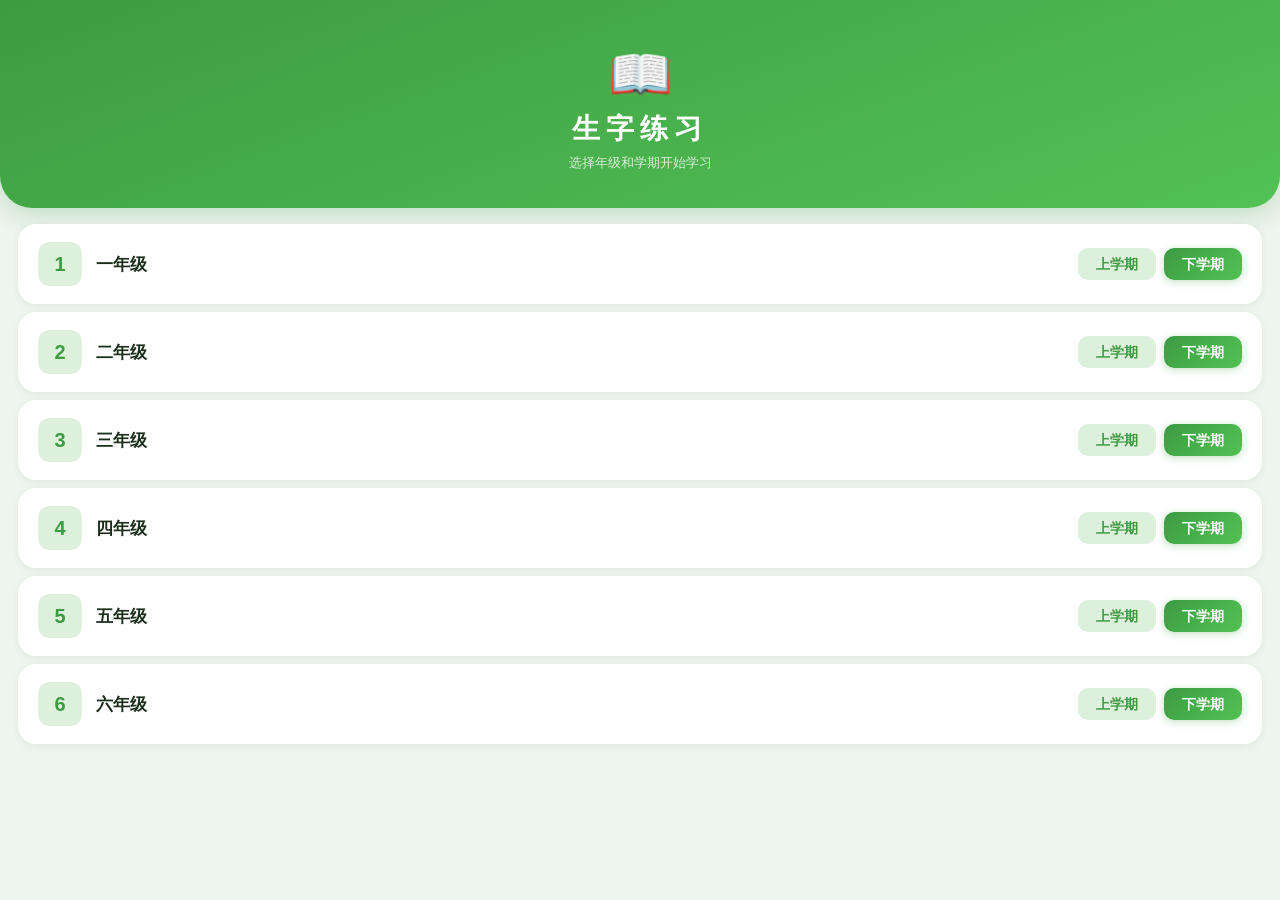
<file: index.html>
<!doctype html>
<html lang="zh-CN">
  <head>
    <meta charset="UTF-8" />
    <link rel="icon" type="image/svg+xml" href="/favicon.svg" />
    <meta name="viewport" content="width=device-width, initial-scale=1.0, maximum-scale=1.0, user-scalable=no" />
    <title>生字练习</title>
    <script type="module" crossorigin src="/assets/index-DmW5cvSy.js"></script>
    <link rel="stylesheet" crossorigin href="/assets/index-DSnFHM54.css">
  </head>
  <body>
    <div id="root"></div>
  </body>
</html>
</file>
<file: assets/index-DSnFHM54.css>
.index-page{padding-bottom:48px}.index-hero{background:linear-gradient(160deg,var(--color-primary) 0%,var(--color-primary2) 100%);padding:48px 24px 36px;display:flex;flex-direction:column;align-items:center;border-radius:0 0 32px 32px;box-shadow:0 6px 24px #3d9b4240;margin-bottom:16px}.index-app-icon{font-size:52px;margin-bottom:10px;line-height:1}.index-title{font-size:28px;font-weight:800;color:#fff;letter-spacing:6px}.index-subtitle{font-size:13px;color:#fffc;margin-top:6px}.grade-list{padding:0 4px}.grade-card{display:flex;align-items:center;justify-content:space-between;padding:18px 20px;margin:8px 14px;border-radius:var(--radius);box-shadow:var(--shadow-sm);background:var(--bg-card)}.grade-left{display:flex;align-items:center;gap:14px}.grade-badge{width:44px;height:44px;border-radius:12px;background:var(--color-light);color:var(--color-primary);font-size:20px;font-weight:800;display:flex;align-items:center;justify-content:center;flex-shrink:0}.grade-label{font-size:17px;font-weight:700;color:var(--text-primary)}.semester-row{display:flex;gap:8px}.semester-btn{min-width:62px;padding:9px 14px;font-size:13px;border-radius:var(--radius-sm)}.lessons-page{min-height:100vh;padding-bottom:40px}.lesson-list{padding-top:6px}.lesson-card{display:flex;align-items:center;justify-content:space-between;padding:16px 18px;margin:8px 14px;border-radius:var(--radius);box-shadow:var(--shadow-sm);background:var(--bg-card);gap:12px}.lesson-index-badge{width:34px;height:34px;border-radius:10px;background:var(--color-light);color:var(--color-primary);font-size:13px;font-weight:700;display:flex;align-items:center;justify-content:center;flex-shrink:0}.lesson-info{display:flex;flex-direction:column;gap:3px;flex:1;min-width:0}.lesson-label{font-size:11px;color:var(--text-secondary);font-weight:500}.lesson-title{font-size:15px;font-weight:600;color:var(--text-primary);overflow:hidden;text-overflow:ellipsis;white-space:nowrap}.lesson-actions{display:flex;gap:8px;flex-shrink:0}.action-btn{min-width:54px;padding:8px 12px;font-size:13px;border-radius:var(--radius-sm)}.study-page{padding-bottom:48px;min-height:100vh}.card-nav-row{display:flex;align-items:center;gap:4px;padding:6px 4px 0}.nav-arrow{flex-shrink:0;width:52px;height:52px;background:var(--bg-card);border:none;border-radius:50%;box-shadow:var(--shadow);font-size:34px;color:var(--color-primary);display:flex;align-items:center;justify-content:center;cursor:pointer;transition:background .15s,opacity .15s;line-height:1;padding:0}.nav-arrow:active{background:var(--color-light)}.nav-arrow:disabled{opacity:.2;cursor:default}.card-container{flex:1;overflow:hidden;border-radius:var(--radius-lg);background:var(--bg-card);box-shadow:var(--shadow)}.char-card{padding:28px 24px 24px;display:flex;flex-direction:column;align-items:center;box-sizing:border-box;width:100%}.big-char{font-size:96px;font-weight:700;color:var(--text-primary);line-height:1.1;font-family:KaiTi,STKaiti,楷体,serif}.pinyin{font-size:26px;color:var(--color-primary);margin-top:6px;font-weight:600;letter-spacing:2px}.divider{width:72%;height:1px;background:var(--color-light);margin:18px 0}.info-grid{display:flex;gap:10px;justify-content:center;margin-bottom:18px}.info-item{display:flex;flex-direction:column;align-items:center;background:var(--color-light);border-radius:var(--radius-sm);padding:8px 16px;min-width:60px}.info-label{font-size:10px;color:var(--text-secondary);margin-bottom:4px;font-weight:500}.info-value{font-size:14px;font-weight:700;color:var(--color-primary)}.section{width:100%;margin-top:14px}.section-title{font-size:11px;font-weight:700;color:var(--text-secondary);text-transform:uppercase;letter-spacing:1px;margin-bottom:10px;display:block}.stroke-writer-wrap{display:flex;justify-content:center;background:#fafafa;border-radius:var(--radius-sm);padding:12px}.stroke-writer-container{width:160px;height:160px}.word-list{display:flex;flex-wrap:wrap;gap:8px}.word-tag{background:#fff3e0;color:#bf360c;font-size:15px;padding:6px 14px;border-radius:var(--radius-sm);font-weight:600}.finish-row{display:flex;justify-content:center;padding:16px 16px 0}.practice-btn{width:220px;font-size:16px;padding:14px 0;border-radius:var(--radius)}.practice-page{min-height:100vh;padding-bottom:40px}.empty{display:flex;align-items:center;justify-content:center;height:60vh}.empty-text{font-size:15px;color:var(--text-secondary)}.question-card{margin:8px 14px 12px;padding:32px 20px;border-radius:var(--radius-lg);box-shadow:var(--shadow)}.pinyin-row{display:flex;justify-content:center;gap:12px}.pinyin-cell{display:flex;flex-direction:column;align-items:center;gap:8px}.cell-pinyin{font-size:14px;color:var(--color-primary);font-weight:600;min-height:20px;line-height:1.2;letter-spacing:1px}.cell-char{width:58px;height:58px;display:flex;align-items:center;justify-content:center;font-size:32px;font-weight:700;line-height:1;color:var(--text-primary);border-radius:14px;background:var(--color-light);font-family:KaiTi,STKaiti,楷体,serif;box-shadow:0 2px 6px #0000000f}.blank{border:2.5px solid var(--color-primary);background:#fff;box-shadow:0 0 0 4px #3d9b421f}.blank-fill{width:100%;height:100%;display:flex;align-items:center;justify-content:center;font-size:32px;font-weight:700;font-family:KaiTi,STKaiti,楷体,serif}.correct-fill{color:var(--color-correct)}.wrong-fill{color:var(--color-wrong)}.options-grid{display:grid;grid-template-columns:1fr 1fr;gap:12px;padding:0 14px;margin-top:10px}.option-btn{height:80px;font-size:40px;font-weight:700;background:var(--bg-card);color:var(--text-primary);border-radius:var(--radius);border:2px solid transparent;box-shadow:var(--shadow-sm);display:flex;align-items:center;justify-content:center;font-family:KaiTi,STKaiti,楷体,serif;transition:transform .1s ease,box-shadow .1s ease;cursor:pointer}.option-btn:active{transform:scale(.96);box-shadow:0 1px 4px #00000014}.option-btn.correct{background:linear-gradient(135deg,var(--color-correct) 0%,#66BB6A 100%);color:#fff;box-shadow:0 4px 14px #43a04759;transform:scale(1.02)}.option-btn.wrong{background:linear-gradient(135deg,var(--color-wrong) 0%,#EF5350 100%);color:#fff;box-shadow:0 4px 14px #e5393559}.finish-screen{display:flex;align-items:center;justify-content:center;min-height:calc(100vh - 56px);padding:20px}.finish-card{width:100%;display:flex;flex-direction:column;align-items:center;padding:36px 24px;border-radius:var(--radius-lg);box-shadow:var(--shadow)}.finish-icon{font-size:56px;margin-bottom:12px}.finish-title{font-size:24px;font-weight:800;color:var(--text-primary)}.lesson-name{font-size:13px;color:var(--text-secondary);margin:5px 0 24px}.stats-row{display:flex;gap:28px;align-items:center;margin-bottom:20px}.stat-item{display:flex;flex-direction:column;align-items:center}.stat-num{font-size:34px;font-weight:800;color:var(--text-primary)}.correct-stat .stat-num{color:var(--color-correct)}.wrong-stat .stat-num{color:var(--color-wrong)}.total-num{color:var(--text-secondary);font-size:24px;font-weight:700}.stat-label{font-size:12px;color:var(--text-secondary);margin-top:3px;font-weight:500}.accuracy{display:flex;flex-direction:column;align-items:center;background:linear-gradient(135deg,var(--color-primary) 0%,var(--color-primary2) 100%);border-radius:var(--radius);padding:14px 48px;margin-bottom:28px;box-shadow:0 4px 16px #3d9b4247}.accuracy-pct{font-size:42px;font-weight:800;color:#fff}.accuracy-label{font-size:12px;color:#ffffffd9;font-weight:500}.finish-actions{display:flex;gap:12px;width:100%}.finish-btn{flex:1;padding:13px 0;font-size:15px;border-radius:var(--radius)}:root{--bg-primary: #EEF4EE;--bg-card: #FFFFFF;--color-primary: #3D9B42;--color-primary2: #52C255;--color-light: #DCF0DC;--text-primary: #1A2E1B;--text-secondary: #5C7D5E;--color-correct: #43A047;--color-wrong: #E53935;--radius-sm: 10px;--radius: 18px;--radius-lg: 24px;--shadow: 0 4px 20px rgba(0,0,0,.08);--shadow-sm: 0 2px 8px rgba(0,0,0,.06)}*,*:before,*:after{box-sizing:border-box}html,body,#root{height:100%;margin:0;padding:0}body{background-color:var(--bg-primary);color:var(--text-primary);font-family:-apple-system,PingFang SC,Helvetica Neue,sans-serif;-webkit-tap-highlight-color:transparent;overscroll-behavior:none}.card{background:var(--bg-card);border-radius:var(--radius);padding:16px;margin:6px 14px;box-shadow:var(--shadow-sm)}.btn{display:inline-flex;align-items:center;justify-content:center;padding:9px 18px;border-radius:var(--radius-sm);font-size:14px;font-weight:600;border:none;cursor:pointer;line-height:1;-webkit-user-select:none;user-select:none;transition:opacity .15s}.btn:active{opacity:.75}.btn-primary{background:linear-gradient(135deg,var(--color-primary) 0%,var(--color-primary2) 100%);color:#fff;box-shadow:0 2px 8px #3d9b424d}.btn-outline{background:transparent;color:var(--color-primary);border:1.5px solid var(--color-primary)}.btn-light{background:var(--color-light);color:var(--color-primary)}.navbar{display:flex;align-items:center;padding:12px 16px;background:var(--bg-card);box-shadow:0 1px #0000000f;position:sticky;top:0;z-index:10}.navbar-back{font-size:22px;color:var(--color-primary);background:none;border:none;cursor:pointer;padding:4px 10px 4px 0;line-height:1}.navbar-title{font-size:16px;font-weight:700;color:var(--text-primary);flex:1;text-align:center;margin-right:32px}.progress-bar{height:5px;background:var(--color-light);margin:14px 16px 0;border-radius:3px;overflow:hidden}.progress-fill{height:100%;background:linear-gradient(90deg,var(--color-primary) 0%,var(--color-primary2) 100%);border-radius:3px;transition:width .35s ease}.progress-text{display:block;text-align:center;font-size:12px;color:var(--text-secondary);margin:5px 0}
</file>
